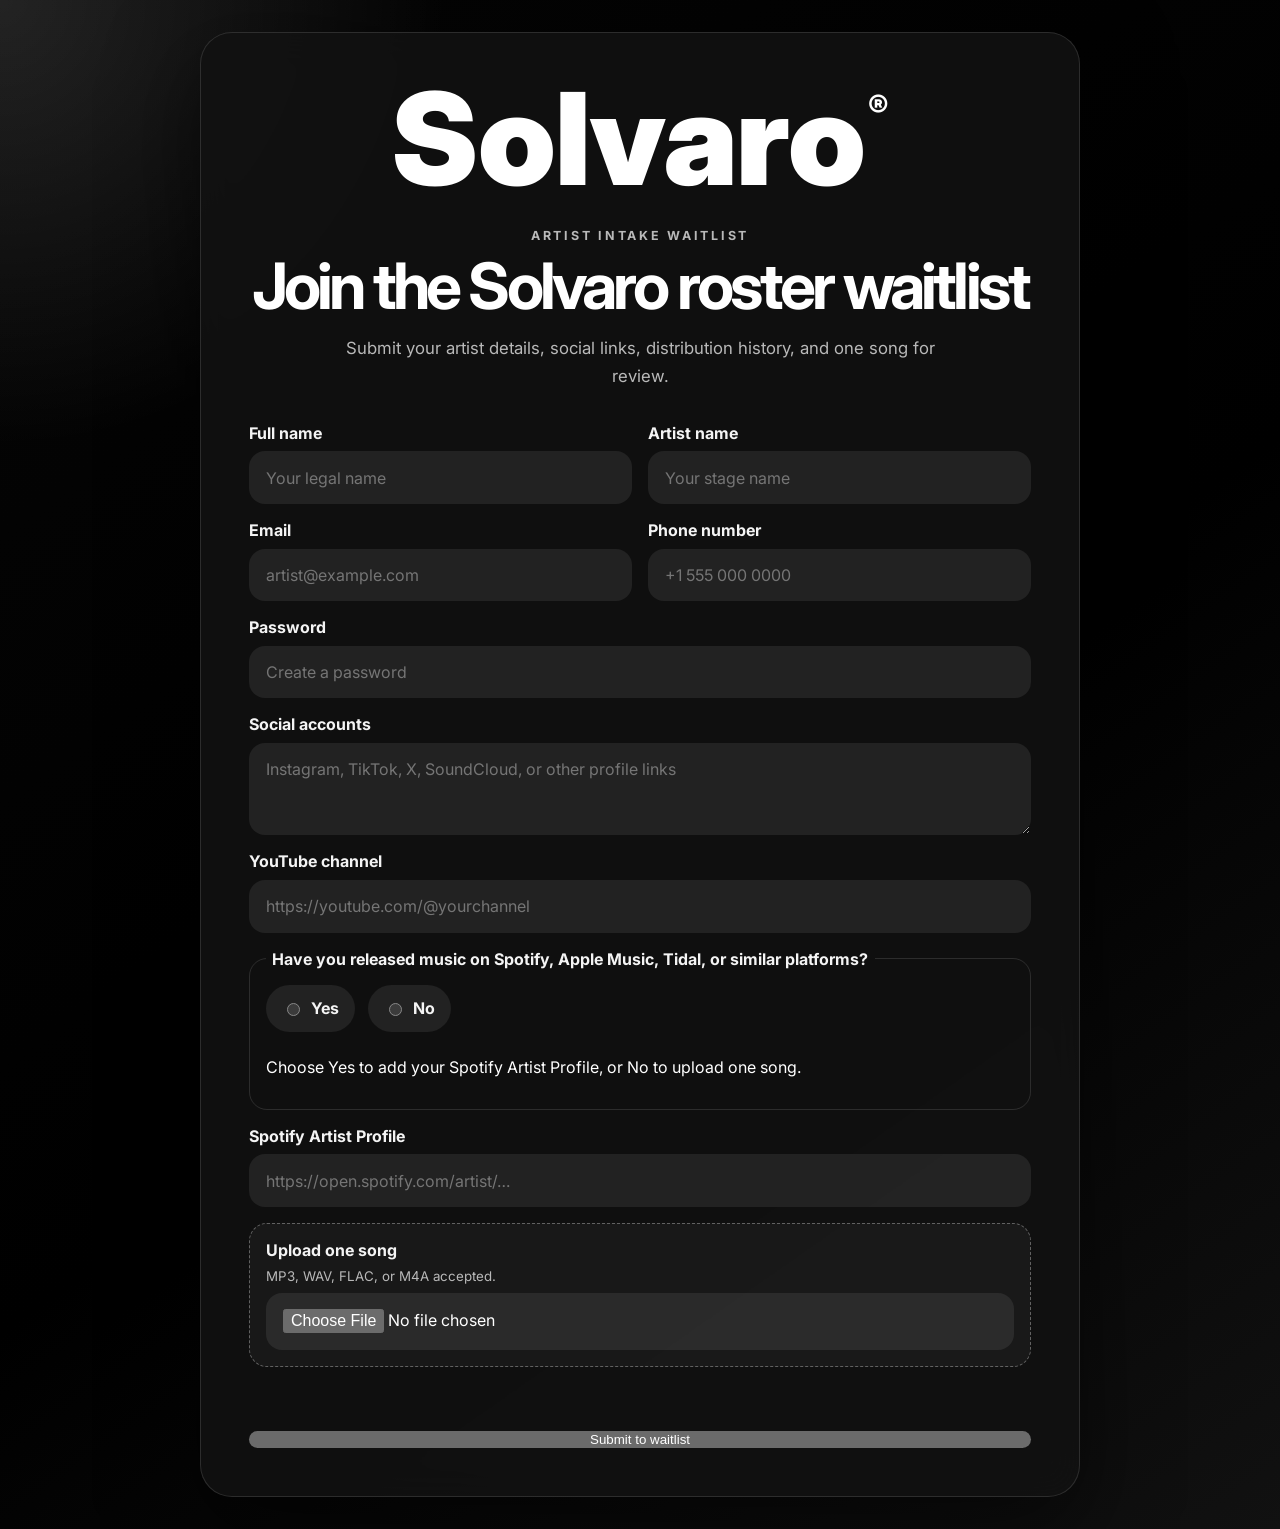
<file: index.html>
<!DOCTYPE html>
<html lang="en">
<head>
  <meta charset="UTF-8" />
  <meta name="viewport" content="width=device-width, initial-scale=1.0" />
  <title>Solvaro Waitlist</title>
  <link rel="preconnect" href="https://fonts.googleapis.com">
  <link rel="preconnect" href="https://fonts.gstatic.com" crossorigin>
  <link href="https://fonts.googleapis.com/css2?family=Inter:wght@400;500;600;700;800;900&display=swap" rel="stylesheet">
  <link rel="stylesheet" href="styles.css" />
</head>
<body>
  <main class="page-shell">
    <section class="hero-card" aria-labelledby="waitlist-title">
      <div class="brand" aria-label="Solvaro logo">
        <span class="brand__word">Solvaro</span><span class="brand__mark">®</span>
      </div>

      <div class="intro">
        <p class="eyebrow">Artist intake waitlist</p>
        <h1 id="waitlist-title">Join the Solvaro roster waitlist</h1>
        <p class="subtitle">Submit your artist details, social links, distribution history, and one song for review.</p>
      </div>

      <form id="waitlist-form" class="waitlist-form" action="https://formspree.io/f/maqzvavq" method="post" enctype="multipart/form-data">
        <div class="field-grid">
          <label>
            <span>Full name</span>
            <input type="text" name="fullName" placeholder="Your legal name" required />
          </label>

          <label>
            <span>Artist name</span>
            <input type="text" name="artistName" placeholder="Your stage name" required />
          </label>
        </div>

        <div class="field-grid">
          <label>
            <span>Email</span>
            <input type="email" name="email" placeholder="artist@example.com" required />
          </label>

          <label>
            <span>Phone number</span>
            <input type="tel" name="phone" placeholder="+1 555 000 0000" required />
          </label>
        </div>

        <label>
          <span>Password</span>
          <input type="password" name="password" placeholder="Create a password" minlength="8" required />
        </label>

        <label>
          <span>Social accounts</span>
          <textarea name="socials" rows="3" placeholder="Instagram, TikTok, X, SoundCloud, or other profile links" required></textarea>
        </label>

        <label>
          <span>YouTube channel</span>
          <input type="url" name="youtube" placeholder="https://youtube.com/@yourchannel" required />
        </label>

        <fieldset>
          <legend>Have you released music on Spotify, Apple Music, Tidal, or similar platforms?</legend>
          <div class="radio-row">
            <label class="radio-card"><input type="radio" name="released" value="yes" required /> <span>Yes</span></label>
            <label class="radio-card"><input type="radio" name="released" value="no" /> <span>No</span></label>
          </div>
          <p class="field-hint">Choose Yes to add your Spotify Artist Profile, or No to upload one song.</p>
        </fieldset>

        <div id="spotify-section" class="conditional-section" aria-live="polite">
          <label>
            <span>Spotify Artist Profile</span>
            <input
              id="spotify-profile"
              type="url"
              name="spotifyArtistProfile"
              placeholder="https://open.spotify.com/artist/…"
              pattern="https://open\.spotify\.com/artist/[A-Za-z0-9]+.*"
              inputmode="url"
            />
          </label>
        </div>

        <div id="song-section" class="conditional-section" aria-live="polite">
          <label class="upload-box">
            <span>Upload one song</span>
            <small>MP3, WAV, FLAC, or M4A accepted.</small>
            <input id="song-file" type="file" name="song" accept=".mp3,.wav,.flac,.m4a,audio/mpeg,audio/wav,audio/flac,audio/mp4" />
          </label>
        </div>

        <input type="hidden" name="_subject" value="New Solvaro waitlist submission" />
        <input id="submission-date" type="hidden" name="submissionDate" />
        <p id="form-status" class="form-status" role="status" aria-live="polite"></p>
        <button type="submit">Submit to waitlist</button>
      </form>
</file>
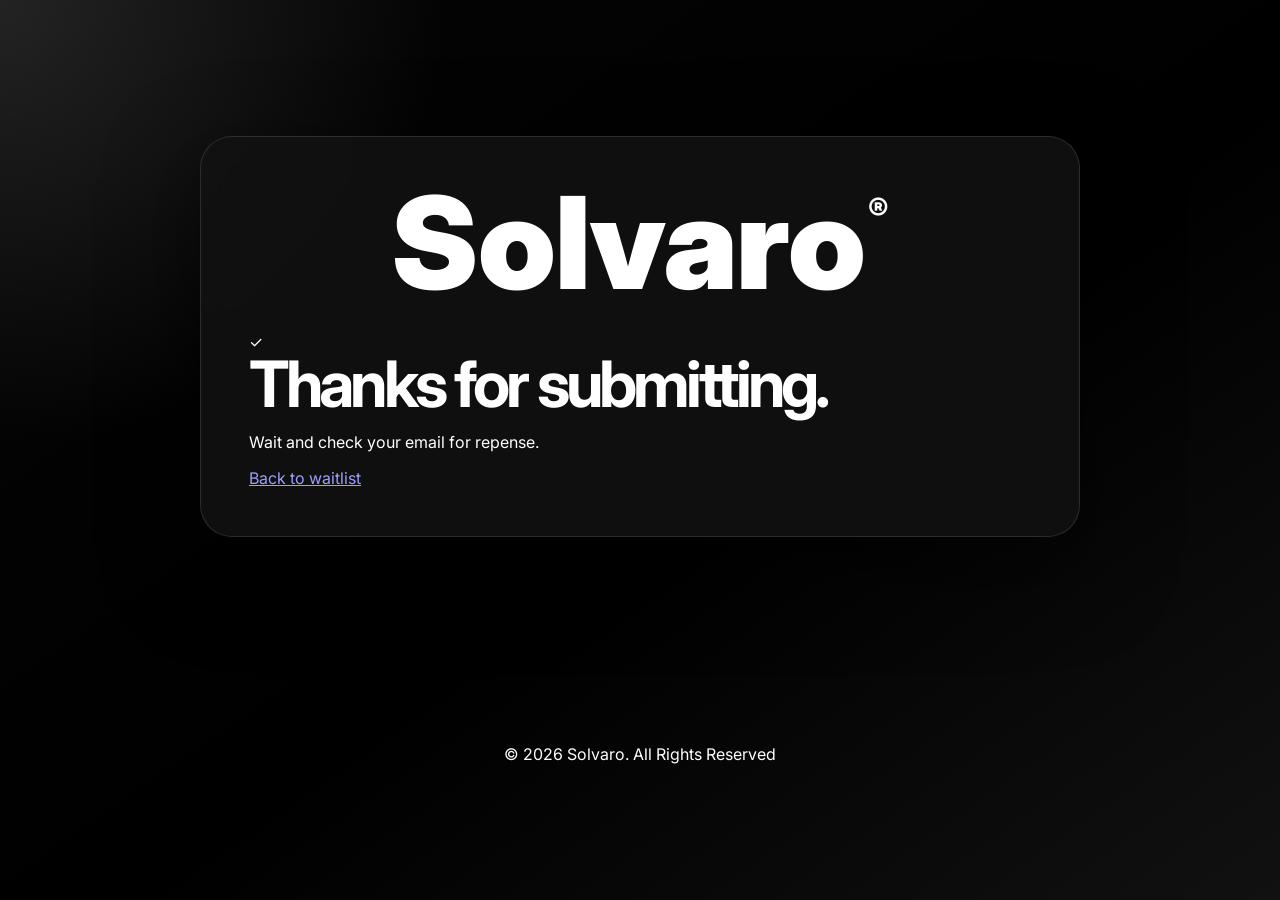
<file: thanks.html>
<!DOCTYPE html>
<html lang="en">
<head>
  <meta charset="UTF-8" />
  <meta name="viewport" content="width=device-width, initial-scale=1.0" />
  <title>Thanks — Solvaro Waitlist</title>
  <link rel="preconnect" href="https://fonts.googleapis.com">
  <link rel="preconnect" href="https://fonts.gstatic.com" crossorigin>
  <link href="https://fonts.googleapis.com/css2?family=Inter:wght@400;500;600;700;800;900&display=swap" rel="stylesheet">
  <link rel="stylesheet" href="styles.css" />
</head>
<body>
  <main class="page-shell page-shell--centered">
    <section class="hero-card thanks-card" aria-labelledby="thanks-title">
      <div class="brand" aria-label="Solvaro logo">
        <span class="brand__word">Solvaro</span><span class="brand__mark">®</span>
      </div>

      <div class="thanks-panel">
        <div class="success-icon" aria-hidden="true">✓</div>
        <h1 id="thanks-title">Thanks for submitting.</h1>
        <p>Wait and check your email for repense.</p>
        <a class="back-link" href="index.html">Back to waitlist</a>
      </div>
    </section>
    <footer class="site-footer">©️ 2026 Solvaro. All Rights Reserved</footer>
  </main>
</body>
</html>
</file>
<file: styles.css>
:root {
  color-scheme: dark;
  --bg: #000;
  --panel: rgba(18, 18, 18, 0.86);
  --panel-border: rgba(255, 255, 255, 0.12);
  --text: #fff;
  --muted: #b9b9b9;
  --field: rgba(255, 255, 255, 0.08);
  --field-focus: rgba(255, 255, 255, 0.16);
}

* { box-sizing: border-box; }

body {
  margin: 0;
  min-height: 100vh;
  font-family: Inter, system-ui, -apple-system, BlinkMacSystemFont, "Segoe UI", sans-serif;
  background:
    radial-gradient(circle at top left, rgba(255, 255, 255, 0.12), transparent 28rem),
    linear-gradient(145deg, #050505, #000 55%, #111);
  color: var(--text);
}

.page-shell {
  min-height: 100vh;
  display: grid;
  place-items: center;
  padding: 2rem;
}

.hero-card {
  width: min(100%, 880px);
  padding: clamp(1.25rem, 4vw, 3rem);
  border: 1px solid var(--panel-border);
  border-radius: 32px;
  background: var(--panel);
  box-shadow: 0 30px 90px rgba(0, 0, 0, 0.55);
  backdrop-filter: blur(18px);
}

.brand {
  display: flex;
  justify-content: center;
  align-items: flex-start;
  gap: 0.2rem;
  margin-bottom: 2rem;
  letter-spacing: -0.09em;
}

.brand__word {
  font-size: clamp(3.4rem, 13vw, 8rem);
  font-weight: 900;
  line-height: 0.9;
}

.brand__mark {
  margin-top: 0.18em;
  font-size: clamp(1.1rem, 3vw, 2rem);
  font-weight: 800;
  letter-spacing: 0;
}

.intro { text-align: center; margin-bottom: 2rem; }
.eyebrow { margin: 0 0 0.65rem; color: var(--muted); text-transform: uppercase; letter-spacing: 0.22em; font-size: 0.78rem; font-weight: 700; }
h1 { margin: 0; font-size: clamp(2rem, 5vw, 4rem); line-height: 1; letter-spacing: -0.06em; }
.subtitle { margin: 1rem auto 0; max-width: 620px; color: var(--muted); font-size: 1.05rem; line-height: 1.7; }

.waitlist-form { display: grid; gap: 1rem; }
.field-grid { display: grid; grid-template-columns: repeat(2, minmax(0, 1fr)); gap: 1rem; }

label, fieldset { display: grid; gap: 0.55rem; }
label span, legend { color: #f4f4f4; font-weight: 700; }
fieldset { margin: 0; padding: 1rem; border: 1px solid var(--panel-border); border-radius: 18px; }
legend { padding: 0 0.4rem; }

input, textarea {
  width: 100%;
  border: 1px solid transparent;
  border-radius: 16px;
  background: var(--field);
  color: var(--text);
  padding: 0.95rem 1rem;
  font: inherit;
  outline: none;
  transition: border-color 160ms ease, background 160ms ease, transform 160ms ease;
}

input:focus, textarea:focus { border-color: rgba(255,255,255,0.62); background: var(--field-focus); }
textarea { resize: vertical; }

.radio-row { display: flex; gap: 0.8rem; flex-wrap: wrap; }
.radio-card { display: flex; grid-template-columns: auto 1fr; align-items: center; gap: 0.5rem; padding: 0.85rem 1rem; border-radius: 999px; background: var(--field); cursor: pointer; }
.radio-card input { width: auto; accent-color: white; }

.upload-box { border: 1px dashed rgba(255,255,255,0.32); border-radius: 18px; padding: 1rem; background: rgba(255,255,255,0.04); }
.upload-box small { color: var(--muted); }

button {
  border: 0;
  border-radius: 18px;
</file>
